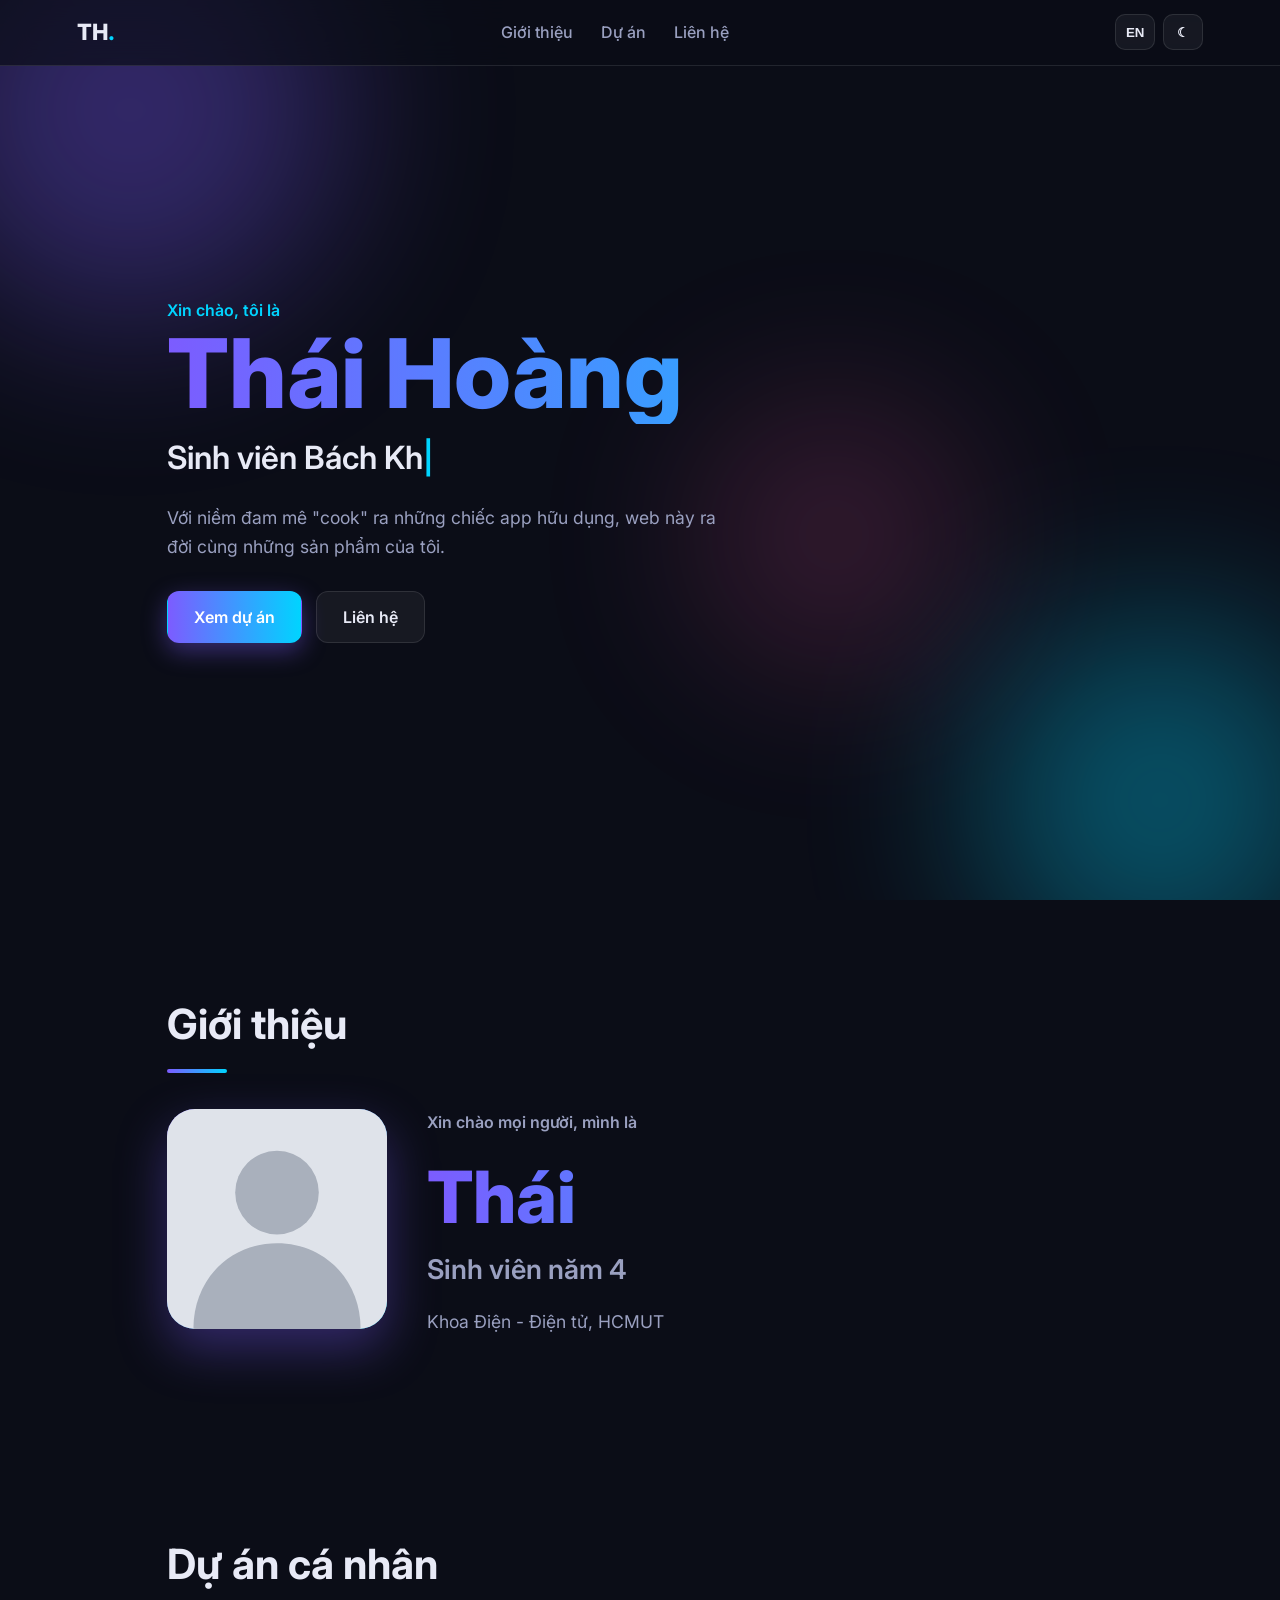
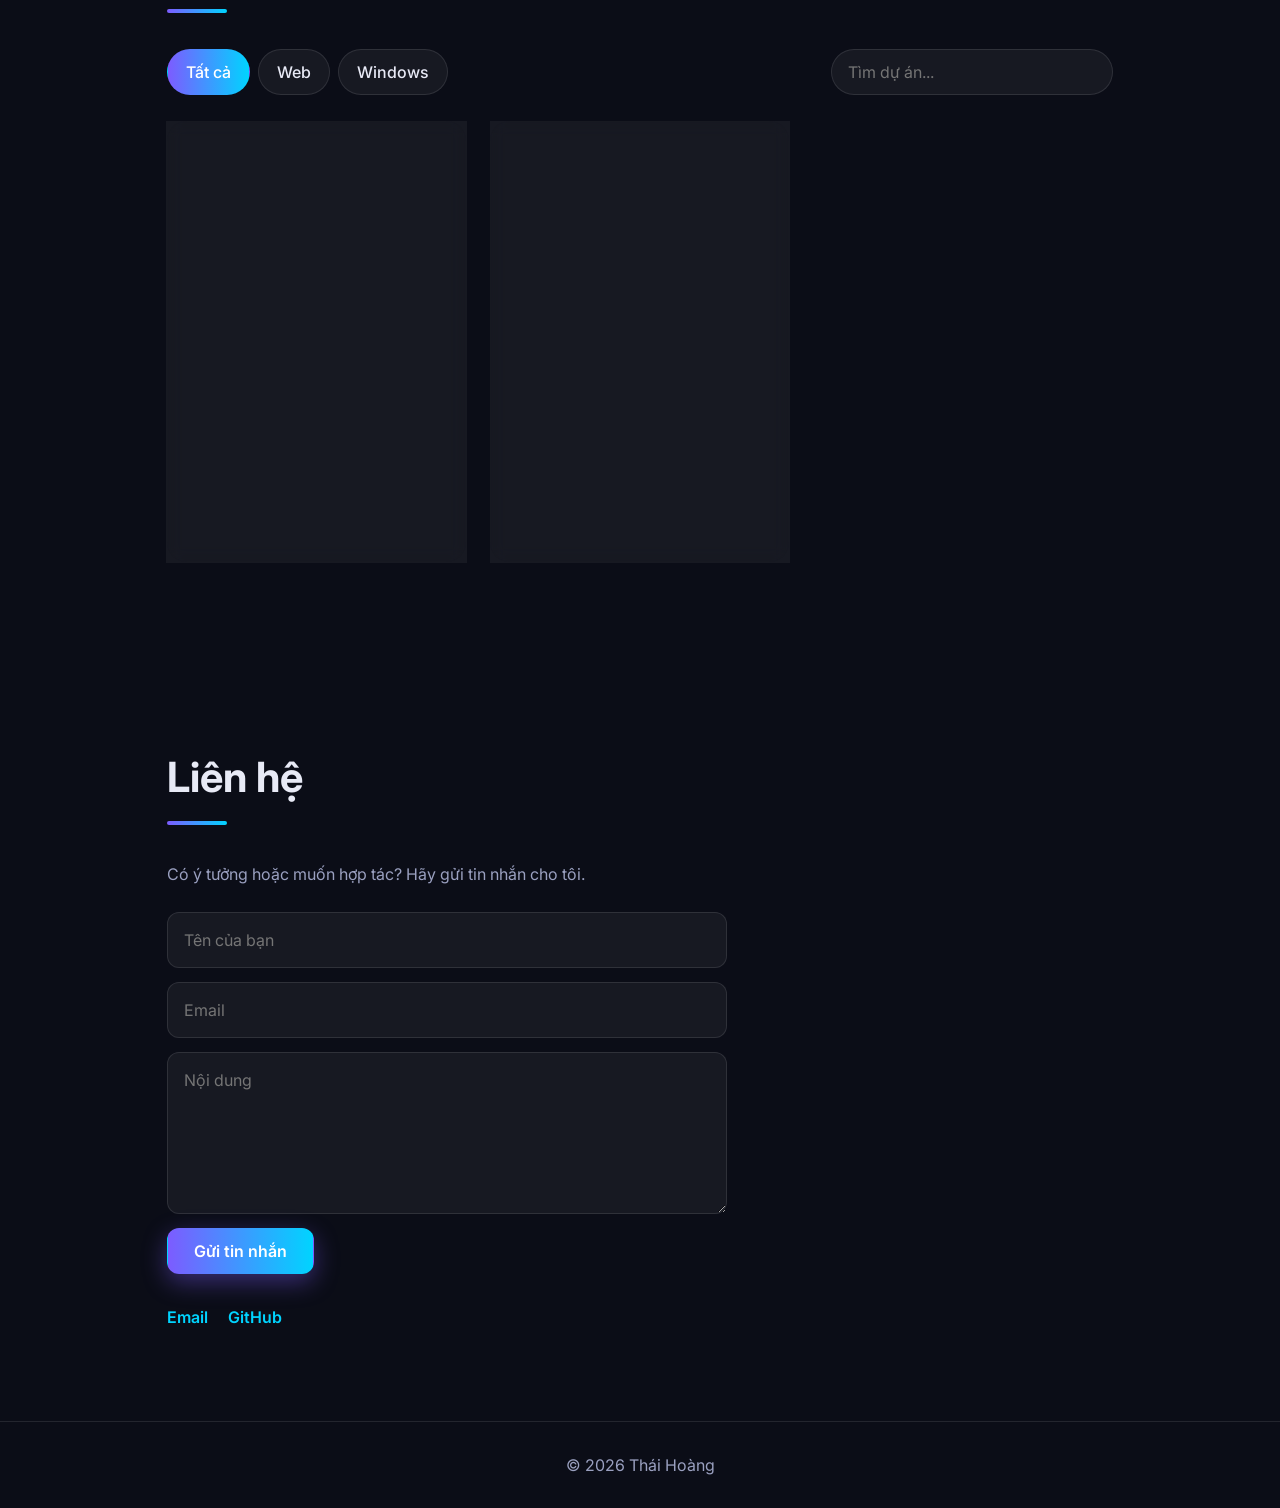
<file: index.html>
<!DOCTYPE html>
<html lang="vi" data-theme="dark">
<head>
  <meta charset="UTF-8">
  <meta name="viewport" content="width=device-width, initial-scale=1">
  <title>Thái Hoàng — Portfolio</title>
  <meta name="description" content="Web cá nhân của Thái Hoàng: giới thiệu bản thân và các dự án app cá nhân.">
  <meta property="og:title" content="Thái Hoàng — Portfolio">
  <meta property="og:description" content="Giới thiệu bản thân và các dự án app cá nhân.">
  <meta property="og:type" content="website">
  <link rel="preconnect" href="https://fonts.googleapis.com">
  <link rel="preconnect" href="https://fonts.gstatic.com" crossorigin>
  <link href="https://fonts.googleapis.com/css2?family=Inter:wght@400;500;600;700;800&display=swap" rel="stylesheet">
  <link rel="stylesheet" href="css/style.css">
</head>
<body>
  <div class="bg-orbs" aria-hidden="true"><span></span><span></span><span></span></div>

  <header class="nav">
    <a href="#home" class="logo">TH<span>.</span></a>
    <nav class="nav-links">
      <a href="#about" data-i18n="nav.about"></a>
      <a href="#projects" data-i18n="nav.projects"></a>
      <a href="#contact" data-i18n="nav.contact"></a>
    </nav>
    <div class="nav-tools">
      <button id="langBtn" class="tool-btn" aria-label="Change language">EN</button>
      <button id="themeBtn" class="tool-btn" aria-label="Toggle theme">☾</button>
    </div>
  </header>

  <main>
    <section id="home" class="hero">
      <p class="hero-hi reveal" data-i18n="hero.hi"></p>
      <h1 class="reveal">Thái Hoàng</h1>
      <h2 class="reveal"><span id="typed"></span><span class="cursor">|</span></h2>
      <p class="hero-sub reveal" data-i18n="hero.sub"></p>
      <div class="hero-cta reveal">
        <a href="#projects" class="btn btn-primary" data-i18n="hero.cta1"></a>
        <a href="#contact" class="btn btn-ghost" data-i18n="hero.cta2"></a>
      </div>
    </section>

    <section id="about" class="section">
      <h2 class="section-title reveal" data-i18n="about.title"></h2>
      <div class="about-grid">
        <div class="avatar reveal"><img src="img/avatar.svg" alt="Thái Hoàng"></div>
        <div class="about-text">
          <p class="about-hi reveal" data-i18n="about.hi"></p>
          <h3 class="about-name reveal" data-i18n="about.name"></h3>
          <p class="about-role reveal" data-i18n="about.role"></p>
          <p class="about-faculty reveal" data-i18n="about.faculty"></p>
        </div>
      </div>
    </section>

    <section id="projects" class="section">
      <h2 class="section-title reveal" data-i18n="projects.title"></h2>
      <div class="filters reveal">
        <div class="filter-btns" id="filterBtns">
          <button data-filter="all" class="active" data-i18n="filter.all"></button>
          <button data-filter="web" data-i18n="filter.web"></button>
          <button data-filter="windows" data-i18n="filter.windows"></button>
        </div>
        <input type="search" id="searchBox" data-i18n-ph="projects.search">
      </div>
      <div class="project-grid" id="projectGrid"></div>
    </section>

    <section id="contact" class="section">
      <h2 class="section-title reveal" data-i18n="contact.title"></h2>
      <p class="reveal contact-intro" data-i18n="contact.intro"></p>
      <form class="contact-form reveal" id="contactForm">
        <input type="text" id="cName" required data-i18n-ph="contact.name">
        <input type="email" id="cEmail" required data-i18n-ph="contact.email">
        <textarea id="cMsg" rows="5" required data-i18n-ph="contact.msg"></textarea>
        <button type="submit" class="btn btn-primary" data-i18n="contact.send"></button>
      </form>
      <ul class="socials reveal">
        <li><a href="mailto:hoangluuanthai.work@gmail.com">Email</a></li>
        <li><a href="https://github.com/ThaiHoang5125" target="_blank" rel="noopener">GitHub</a></li>
      </ul>
    </section>
  </main>

  <footer class="footer">© <span id="year"></span> Thái Hoàng</footer>

  <script src="data/projects.js"></script>
  <script src="js/i18n.js"></script>
  <script src="js/main.js"></script>
</body>
</html>
</file>
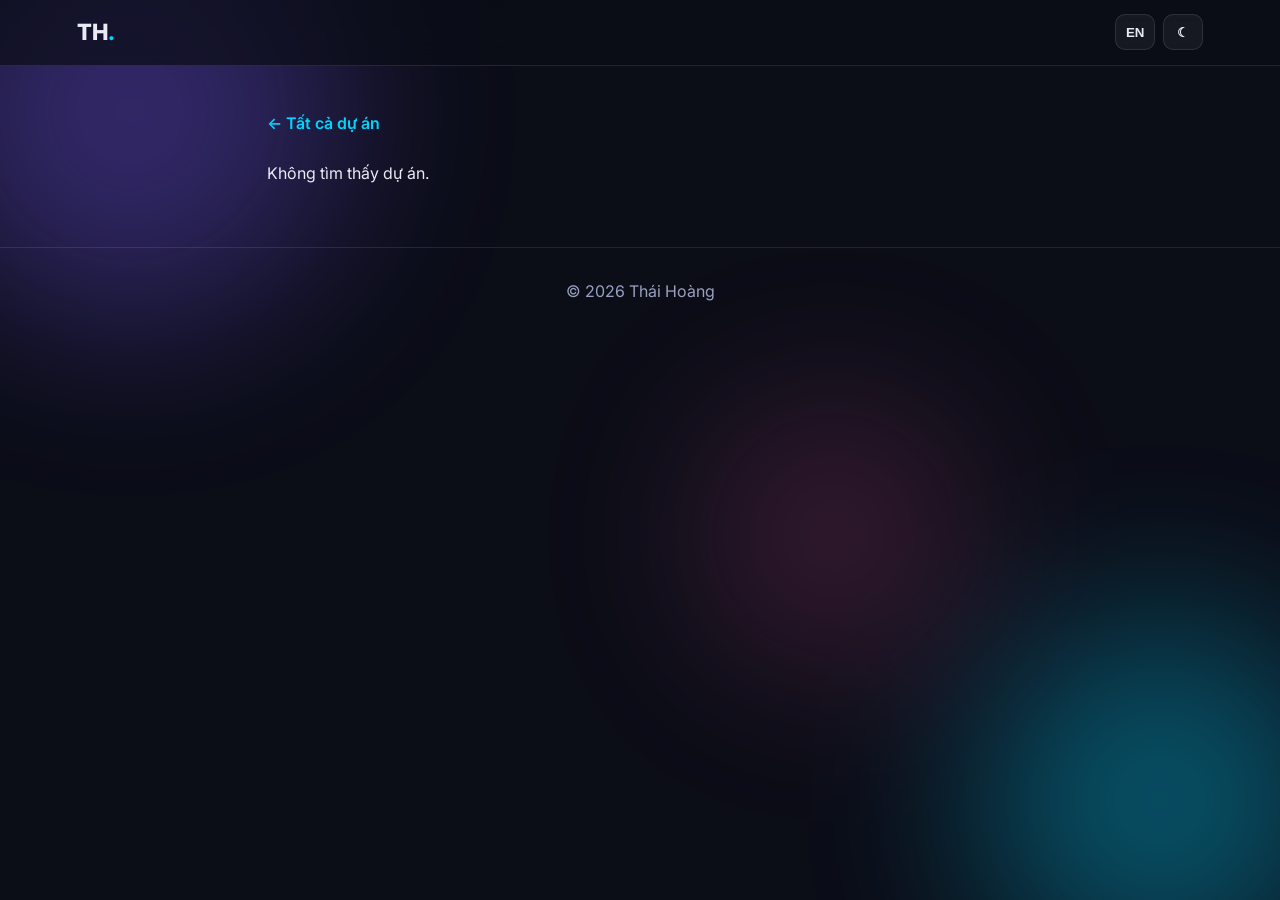
<file: project.html>
<!DOCTYPE html>
<html lang="vi" data-theme="dark">
<head>
  <meta charset="UTF-8">
  <meta name="viewport" content="width=device-width, initial-scale=1">
  <title>Dự án — Thái Hoàng</title>
  <link rel="preconnect" href="https://fonts.googleapis.com">
  <link rel="preconnect" href="https://fonts.gstatic.com" crossorigin>
  <link href="https://fonts.googleapis.com/css2?family=Inter:wght@400;500;600;700;800&display=swap" rel="stylesheet">
  <link rel="stylesheet" href="css/style.css">
</head>
<body>
  <div class="bg-orbs" aria-hidden="true"><span></span><span></span><span></span></div>
  <header class="nav">
    <a href="index.html" class="logo">TH<span>.</span></a>
    <div class="nav-tools">
      <button id="langBtn" class="tool-btn" aria-label="Change language">EN</button>
      <button id="themeBtn" class="tool-btn" aria-label="Toggle theme">☾</button>
    </div>
  </header>
  <main class="detail" id="detail"></main>
  <footer class="footer">© <span id="year"></span> Thái Hoàng</footer>

  <script src="data/projects.js"></script>
  <script src="js/i18n.js"></script>
  <script src="js/project.js"></script>
</body>
</html>
</file>
<file: css/style.css>
:root {
  --bg: #0b0d17; --bg2: #141829; --text: #e8eaf6; --muted: #9aa0c0;
  --accent: #7c5cff; --accent2: #00d4ff; --card: rgba(255,255,255,.05); --border: rgba(255,255,255,.1);
}
[data-theme="light"] {
  --bg: #f6f7fd; --bg2: #ffffff; --text: #151833; --muted: #5a6086;
  --accent: #5b3df5; --accent2: #0096c7; --card: rgba(0,0,0,.04); --border: rgba(0,0,0,.1);
}
* { box-sizing: border-box; margin: 0; padding: 0; }
html { scroll-behavior: smooth; scroll-padding-top: 70px; }
body { font-family: 'Inter', system-ui, sans-serif; background: var(--bg); color: var(--text); line-height: 1.65; overflow-x: hidden; transition: background .3s, color .3s; }
a { color: inherit; text-decoration: none; }
ul { list-style: none; }

.bg-orbs { position: fixed; inset: 0; z-index: -1; overflow: hidden; }
.bg-orbs span { position: absolute; border-radius: 50%; filter: blur(90px); opacity: .35; animation: float 18s ease-in-out infinite; }
.bg-orbs span:nth-child(1) { width: 420px; height: 420px; background: var(--accent); top: -100px; left: -80px; }
.bg-orbs span:nth-child(2) { width: 360px; height: 360px; background: var(--accent2); bottom: -80px; right: -60px; animation-delay: -6s; }
.bg-orbs span:nth-child(3) { width: 260px; height: 260px; background: #ff5ca8; top: 45%; left: 55%; animation-delay: -12s; opacity: .2; }
@keyframes float { 0%,100% { transform: translate(0,0); } 50% { transform: translate(60px,-50px); } }

.nav { position: fixed; top: 0; left: 0; right: 0; z-index: 10; display: flex; align-items: center; justify-content: space-between; padding: 14px 6vw; backdrop-filter: blur(14px); background: color-mix(in srgb, var(--bg) 70%, transparent); border-bottom: 1px solid var(--border); }
.logo { font-weight: 800; font-size: 1.4rem; }
.logo span { color: var(--accent2); }
.nav-links { display: flex; gap: 28px; }
.nav-links a { color: var(--muted); font-weight: 500; transition: color .2s; }
.nav-links a:hover { color: var(--text); }
.nav-tools { display: flex; gap: 8px; }
.tool-btn { background: var(--card); border: 1px solid var(--border); color: var(--text); width: 40px; height: 36px; border-radius: 10px; cursor: pointer; font-weight: 600; transition: transform .2s, border-color .2s; }
.tool-btn:hover { transform: translateY(-2px); border-color: var(--accent); }

.hero { min-height: 100vh; display: flex; flex-direction: column; justify-content: center; padding: 100px 6vw 60px; max-width: 1100px; margin: 0 auto; }
.hero-hi { color: var(--accent2); font-weight: 600; }
.hero h1 { font-size: clamp(3rem, 9vw, 6rem); font-weight: 800; line-height: 1.05; background: linear-gradient(90deg, var(--accent), var(--accent2)); -webkit-background-clip: text; background-clip: text; color: transparent; }
.hero h2 { font-size: clamp(1.3rem, 3.5vw, 2rem); font-weight: 600; min-height: 1.5em; margin-top: 8px; }
.cursor { color: var(--accent2); animation: blink 1s steps(1) infinite; }
@keyframes blink { 50% { opacity: 0; } }
.hero-sub { color: var(--muted); max-width: 560px; margin: 18px 0 30px; font-size: 1.1rem; }
.hero-cta { display: flex; gap: 14px; flex-wrap: wrap; }

.btn { display: inline-block; padding: 12px 26px; border-radius: 12px; font-weight: 600; border: 1px solid transparent; cursor: pointer; font-size: 1rem; font-family: inherit; transition: transform .2s, box-shadow .2s; }
.btn:hover { transform: translateY(-3px); }
.btn-primary { background: linear-gradient(90deg, var(--accent), var(--accent2)); color: #fff; box-shadow: 0 8px 24px color-mix(in srgb, var(--accent) 40%, transparent); }
.btn-ghost { border-color: var(--border); background: var(--card); }

.section { max-width: 1100px; margin: 0 auto; padding: 90px 6vw; }
.section-title { font-size: clamp(1.8rem, 4vw, 2.6rem); margin-bottom: 36px; }
.section-title::after { content: ''; display: block; width: 60px; height: 4px; border-radius: 4px; margin-top: 10px; background: linear-gradient(90deg, var(--accent), var(--accent2)); }

.about-grid { display: grid; grid-template-columns: 220px 1fr; gap: 40px; align-items: start; }
.avatar { width: 220px; height: 220px; border-radius: 28px; display: grid; place-items: center; font-size: 4rem; font-weight: 800; color: #fff; background: linear-gradient(135deg, var(--accent), var(--accent2)); box-shadow: 0 20px 50px color-mix(in srgb, var(--accent) 35%, transparent); animation: tilt 6s ease-in-out infinite; }
@keyframes tilt { 50% { transform: rotate(-4deg) translateY(-6px); } }
.about-text p { color: var(--muted); margin-bottom: 14px; }
.about-text h3 { margin: 22px 0 12px; }
.chips { display: flex; flex-wrap: wrap; gap: 10px; }
.chips li, .tags li { padding: 5px 14px; border-radius: 999px; background: var(--card); border: 1px solid var(--border); font-size: .88rem; }

.project-grid { display: grid; grid-template-columns: repeat(auto-fill, minmax(290px, 1fr)); gap: 24px; }
.card { background: var(--card); border: 1px solid var(--border); border-radius: 20px; padding: 26px; backdrop-filter: blur(8px); transition: transform .3s, border-color .3s, box-shadow .3s; display: flex; flex-direction: column; gap: 12px; }
.card:hover { transform: translateY(-8px); border-color: var(--accent); box-shadow: 0 18px 40px color-mix(in srgb, var(--accent) 25%, transparent); }
.card .icon { font-size: 2rem; }
.card h3 { font-size: 1.25rem; }
.card p { color: var(--muted); flex: 1; }
.tags { display: flex; flex-wrap: wrap; gap: 8px; }
.card-links { display: flex; gap: 16px; font-weight: 600; color: var(--accent2); }
.card-links a:hover { text-decoration: underline; }

.filters { display: flex; flex-wrap: wrap; gap: 14px; justify-content: space-between; margin-bottom: 26px; }
.filter-btns { display: flex; gap: 8px; }
.filter-btns button { padding: 8px 18px; border-radius: 999px; border: 1px solid var(--border); background: var(--card); color: var(--text); cursor: pointer; font: inherit; font-weight: 500; transition: .2s; }
.filter-btns button.active, .filter-btns button:hover { background: linear-gradient(90deg, var(--accent), var(--accent2)); color: #fff; border-color: transparent; }
.filters input { padding: 9px 16px; border-radius: 999px; border: 1px solid var(--border); background: var(--card); color: var(--text); font: inherit; min-width: 220px; }
.filters input:focus { outline: none; border-color: var(--accent); }
.card-top { display: flex; justify-content: space-between; align-items: center; }
.card h3 a:hover { color: var(--accent2); }
.badge { font-size: .75rem; font-weight: 600; padding: 3px 10px; border-radius: 999px; }
.badge-done { background: rgba(46,204,113,.18); color: #2ecc71; }
.badge-wip { background: rgba(255,170,0,.18); color: #f0a500; }
.card-links { flex-wrap: wrap; }
.empty { color: var(--muted); }

.detail { max-width: 900px; margin: 0 auto; padding: 110px 6vw 60px; }
.back { display: inline-block; color: var(--accent2); font-weight: 600; margin-bottom: 24px; }
.detail-head { display: flex; align-items: center; gap: 18px; flex-wrap: wrap; }
.detail-head .icon { font-size: 3rem; }
.detail h1 { font-size: clamp(1.8rem, 5vw, 2.8rem); }
.detail-meta { color: var(--muted); margin: 12px 0 20px; display: flex; gap: 14px; flex-wrap: wrap; align-items: center; }
.detail h3 { margin: 32px 0 12px; }
.detail .lead { color: var(--muted); font-size: 1.05rem; }
.detail-actions { display: flex; gap: 12px; flex-wrap: wrap; margin-top: 22px; }
.shots { display: grid; grid-template-columns: repeat(auto-fill, minmax(240px, 1fr)); gap: 14px; }
.shots img { width: 100%; border-radius: 14px; border: 1px solid var(--border); }
.embed { width: 100%; height: 560px; border: 1px solid var(--border); border-radius: 16px; margin-top: 24px; background: #fff; }
.changelog li { padding: 10px 0; border-bottom: 1px solid var(--border); color: var(--muted); }
.changelog b { color: var(--text); margin-right: 10px; }

.contact-intro { color: var(--muted); margin-bottom: 24px; }
.contact-form { display: grid; gap: 14px; max-width: 560px; }
.contact-form input, .contact-form textarea { width: 100%; padding: 14px 16px; border-radius: 12px; border: 1px solid var(--border); background: var(--card); color: var(--text); font: inherit; transition: border-color .2s; }
.contact-form input:focus, .contact-form textarea:focus { outline: none; border-color: var(--accent); }
.contact-form button { justify-self: start; }
.socials { display: flex; gap: 20px; margin-top: 30px; }
.socials a { color: var(--accent2); font-weight: 600; }
.socials a:hover { text-decoration: underline; }
.footer { text-align: center; padding: 30px; color: var(--muted); border-top: 1px solid var(--border); }

.reveal { opacity: 0; transform: translateY(28px); transition: opacity .7s ease, transform .7s ease; }
.reveal.visible { opacity: 1; transform: none; }

@media (max-width: 720px) {
  .nav-links { display: none; }
  .about-grid { grid-template-columns: 1fr; }
  .avatar { width: 160px; height: 160px; font-size: 3rem; }
}
@media (prefers-reduced-motion: reduce) {
  * { animation: none !important; transition: none !important; scroll-behavior: auto !important; }
  .reveal { opacity: 1; transform: none; }
}

.avatar { overflow: hidden; }
.avatar img { width: 100%; height: 100%; object-fit: cover; display: block; }
.about-text { align-self: center; }
.about-hi { color: var(--accent2); font-weight: 600; margin-bottom: 0; }
.about-name { margin: 0; font-size: clamp(2.6rem, 7vw, 4.5rem); font-weight: 800; line-height: 1.1; background: linear-gradient(90deg, var(--accent), var(--accent2)); -webkit-background-clip: text; background-clip: text; color: transparent; }
.about-role { color: var(--text); font-size: clamp(1.2rem, 3vw, 1.7rem); font-weight: 600; margin: 4px 0 0; }
.about-faculty { color: var(--muted); font-size: 1.1rem; margin-top: 6px; }
</file>
